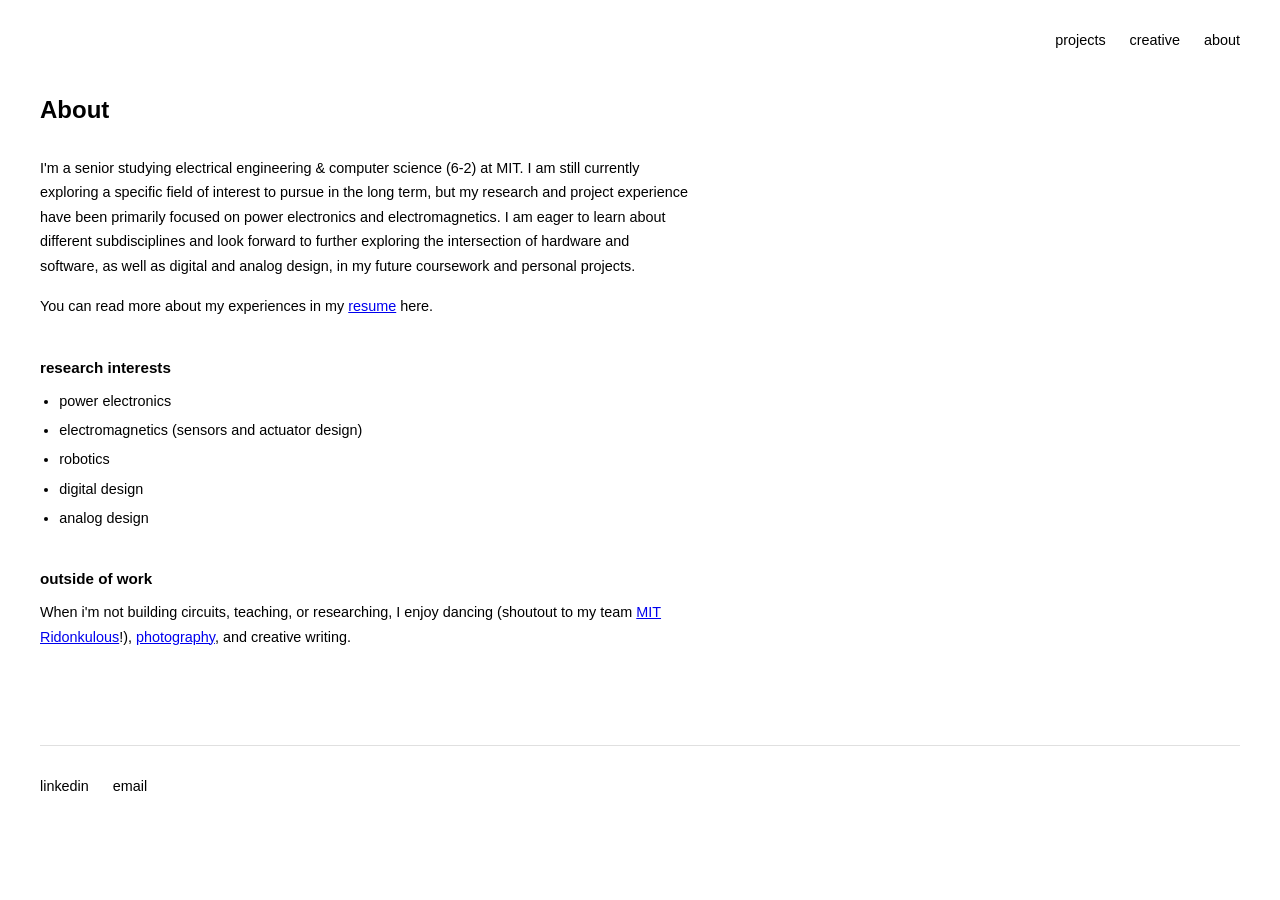
<file: about.html>
<!DOCTYPE html>
<html lang="en">
<head>
    <meta charset="UTF-8">
    <meta name="viewport" content="width=device-width, initial-scale=1.0">
    <title>About - Diana Wang</title>
    <style>
        * {
            margin: 0;
            padding: 0;
            box-sizing: border-box;
        }

        body {
            font-family: -apple-system, BlinkMacSystemFont, 'Segoe UI', sans-serif;
            color: #000;
            background: #fff;
            padding: 2rem;
        }

        .container {
            max-width: 1200px;
            margin: 0 auto;
        }

        header {
            margin-bottom: 3rem;
        }

        nav {
            display: flex;
            gap: 1.5rem;
            justify-content: flex-end;
            margin-bottom: 2rem;
        }

        nav a {
            color: #000;
            text-decoration: none;
            font-size: 0.9rem;
        }

        nav a:hover {
            text-decoration: underline;
        }

        .content {
            max-width: 650px;
        }

        h1 {
            font-size: 1.5rem;
            font-weight: 600;
            margin-bottom: 2rem;
        }

        .about-section {
            margin-bottom: 2.5rem;
        }

        .about-section h2 {
            font-size: 0.95rem;
            font-weight: 600;
            margin-bottom: 0.8rem;
        }

        .about-section p {
            font-size: 0.9rem;
            line-height: 1.7;
            color: #000;
            margin-bottom: 1rem;
        }

        .about-section ul {
            font-size: 0.9rem;
            line-height: 1.7;
            color: #000;
            margin-left: 1.2rem;
        }

        .about-section li {
            margin-bottom: 0.3rem;
        }

        footer {
            margin-top: 6rem;
            padding-top: 2rem;
            border-top: 1px solid #e0e0e0;
            display: flex;
            gap: 1.5rem;
        }

        footer a {
            color: #000;
            text-decoration: none;
            font-size: 0.9rem;
        }

        footer a:hover {
            text-decoration: underline;
        }

        @media (max-width: 768px) {
            body {
                padding: 1.5rem;
            }
        }
    </style>
</head>
<body>
    <div class="container">
        <header>
            <nav>
                <a href="index.html">projects</a>
                <a href="creative.html">creative</a>
                <a href="about.html">about</a>
            </nav>
        </header>

        <main class="content">
            <h1>About</h1>

            <div class="about-section">
                <p>
                    I'm a senior studying electrical engineering & computer science (6-2) at MIT. I am still currently exploring a specific field of interest to pursue in the long term, but my research and project experience have been primarily focused on power electronics and electromagnetics. I am eager to learn about different subdisciplines and look forward to further exploring the intersection of hardware and software, as well as digital and analog design, in my future coursework and personal projects.

                </p>

                <p>
                    You can read more about my experiences in my <a href="docs/resume.pdf">resume</a> here.
                </p>

            </div>

            <div class="about-section">
                <h2>research interests</h2>
                <ul>
                    <li>power electronics</li>
                    <li>electromagnetics (sensors and actuator design)</li>
                    <li>robotics</li>
                    <li>digital design</li>
                    <li>analog design</li>
                </ul>
            </div>

            <div class="about-section">
                <h2>outside of work</h2>
                <p>
                    When i'm not building circuits, teaching, or researching, I enjoy dancing (shoutout to my team
                    <a href="https://ridonk.vercel.app/">MIT Ridonkulous</a>!), <a href="https://jiameiwang.com/portfolio">photography</a>, and creative writing.
                </p>
            </div>
        </main>

        <footer>
            <a href="https://linkedin.com/in/d1anawang">linkedin</a>
            <!-- <a href="https://github.com/d1anaw">github</a> -->
            <a href="mailto:jiamei@mit.edu">email</a>
        </footer>
    </div>
</body>
</html>
</file>
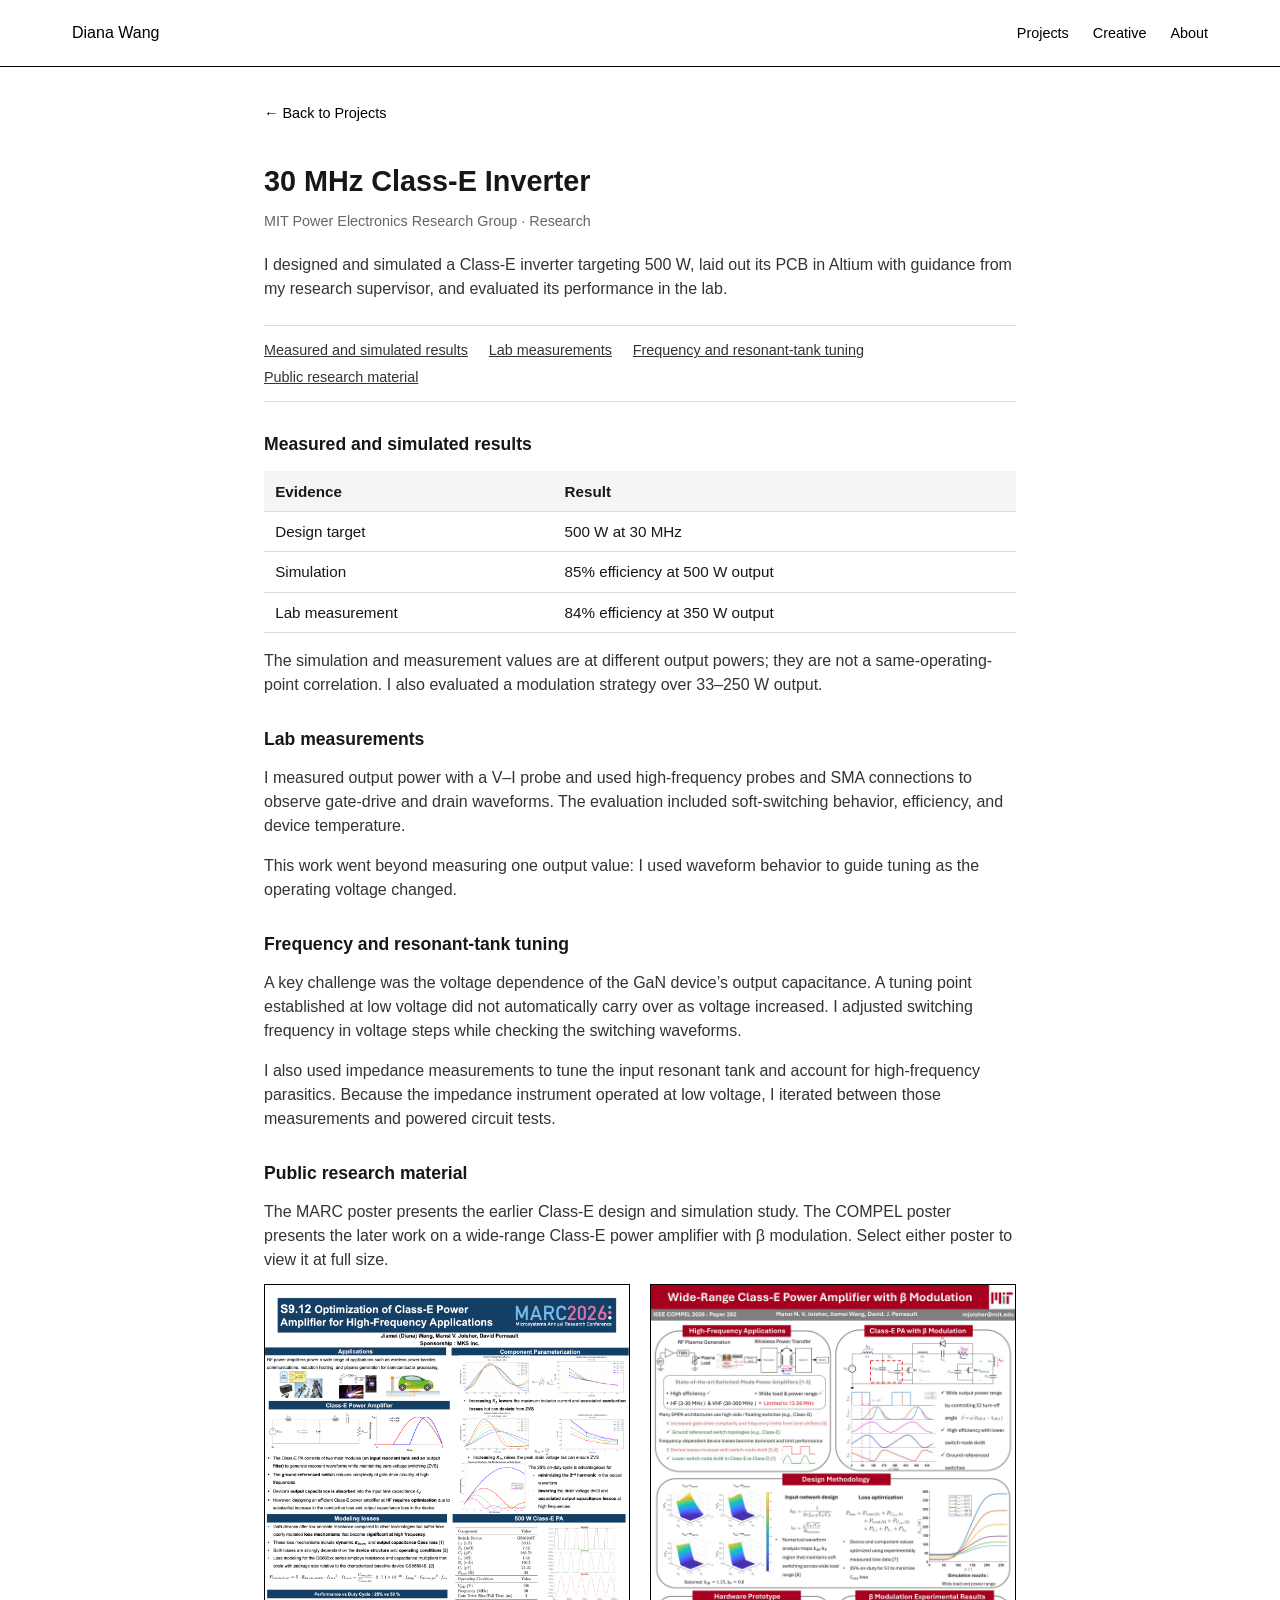
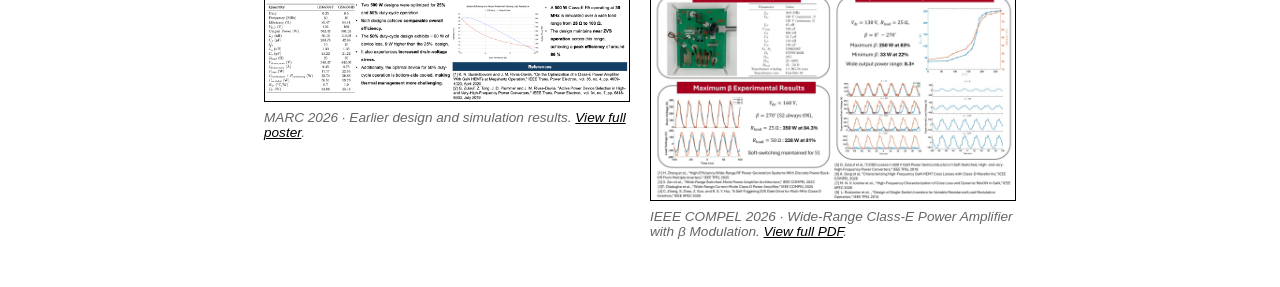
<file: projects/classE-inverter.html>
<!DOCTYPE html>
<html lang="en"><head><meta charset="UTF-8"><meta name="viewport" content="width=device-width, initial-scale=1.0">
<title>30 MHz Class-E Inverter — Diana Wang</title><meta name="description" content="I designed and simulated a Class-E inverter targeting 500 W, laid out its PCB in Altium with guidance from my research supervisor, and evaluated its performance in the lab."><link rel="stylesheet" href="case-study.css"></head>
<body><header><nav aria-label="Main"><a href="../index.html" class="logo">Diana Wang</a><div class="nav-links"><a href="../index.html">Projects</a><a href="../creative.html">Creative</a><a href="../about.html">About</a></div></nav></header>
<main class="project-detail"><a href="../index.html" class="back-link">← Back to Projects</a><h1>30 MHz Class-E Inverter</h1><p class="project-date">MIT Power Electronics Research Group · Research</p><div class="project-content"><p>I designed and simulated a Class-E inverter targeting 500 W, laid out its PCB in Altium with guidance from my research supervisor, and evaluated its performance in the lab.</p><div class="contents" aria-label="On this page"><a href="#results">Measured and simulated results</a><a href="#measurement">Lab measurements</a><a href="#tuning">Frequency and resonant-tank tuning</a><a href="#public-work">Public research material</a></div><section><h2 id="results">Measured and simulated results</h2><table><thead><tr><th>Evidence</th><th>Result</th></tr></thead><tbody><tr><td>Design target</td><td>500 W at 30 MHz</td></tr><tr><td>Simulation</td><td>85% efficiency at 500 W output</td></tr><tr><td>Lab measurement</td><td>84% efficiency at 350 W output</td></tr></tbody></table><p>The simulation and measurement values are at different output powers; they are not a same-operating-point correlation. I also evaluated a modulation strategy over 33–250 W output.</p></section><section><h2 id="measurement">Lab measurements</h2><p>I measured output power with a V–I probe and used high-frequency probes and SMA connections to observe gate-drive and drain waveforms. The evaluation included soft-switching behavior, efficiency, and device temperature.</p><p>This work went beyond measuring one output value: I used waveform behavior to guide tuning as the operating voltage changed.</p></section><section><h2 id="tuning">Frequency and resonant-tank tuning</h2><p>A key challenge was the voltage dependence of the GaN device’s output capacitance. A tuning point established at low voltage did not automatically carry over as voltage increased. I adjusted switching frequency in voltage steps while checking the switching waveforms.</p><p>I also used impedance measurements to tune the input resonant tank and account for high-frequency parasitics. Because the impedance instrument operated at low voltage, I iterated between those measurements and powered circuit tests.</p></section><section><h2 id="public-work">Public research material</h2><p>The MARC poster presents the earlier Class-E design and simulation study. The COMPEL poster presents the later work on a wide-range Class-E power amplifier with β modulation. Select either poster to view it at full size.</p>
<div class="poster-grid">
<figure><a href="../images/classE_marc.jpg"><img src="../images/classE_marc.jpg" alt="MARC 2026 poster presenting the earlier Class-E simulation results" loading="lazy"></a><figcaption>MARC 2026 · Earlier design and simulation results. <a href="../images/classE_marc.jpg">View full poster</a>.</figcaption></figure>
<figure><a href="../posters/COMPEL2026_portrait.pdf"><img src="../images/classE_compel2026.jpg" alt="COMPEL 2026 poster: Wide-Range Class-E Power Amplifier with beta Modulation, by Mansi N. V. Joisher, Jiamei Wang, and David J. Perreault" loading="lazy"></a><figcaption>IEEE COMPEL 2026 · Wide-Range Class-E Power Amplifier with β Modulation. <a href="../posters/COMPEL2026_portrait.pdf">View full PDF</a>.</figcaption></figure>
</div></section></div></main></body></html>
</file>
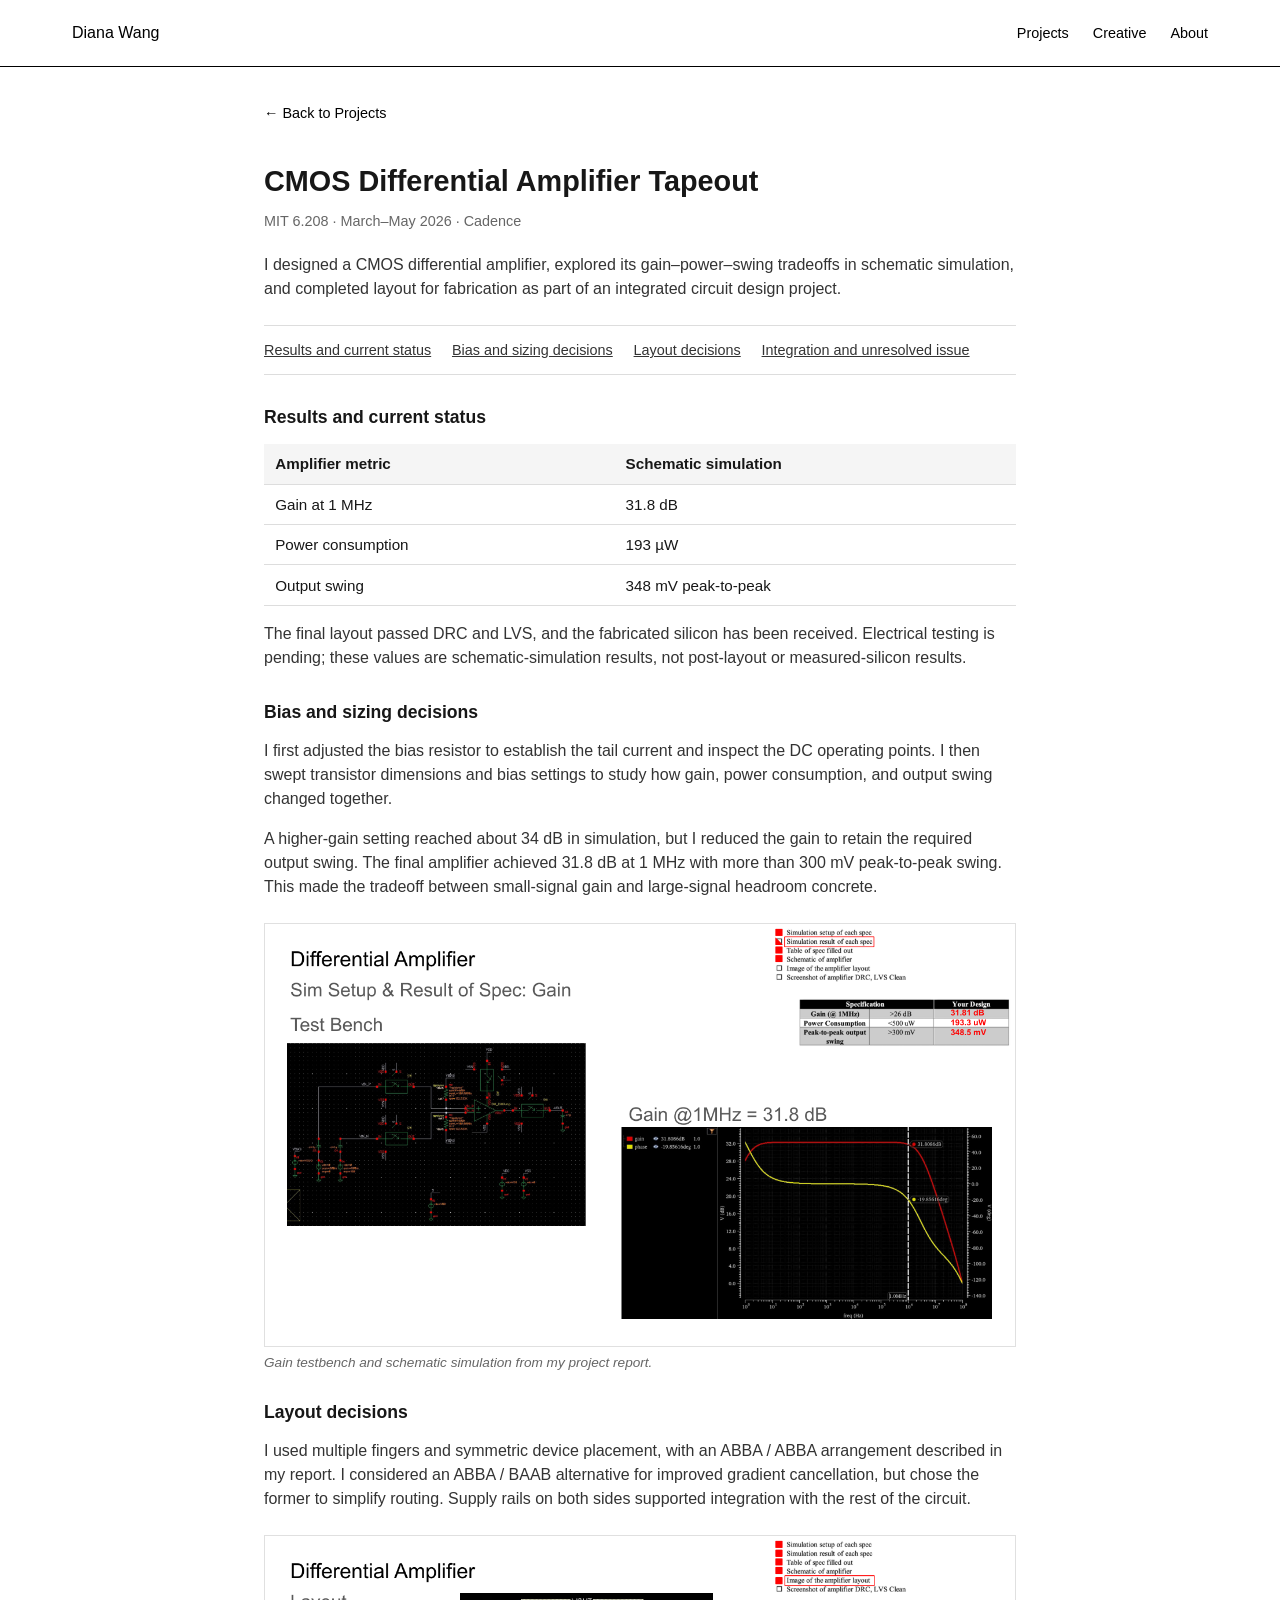
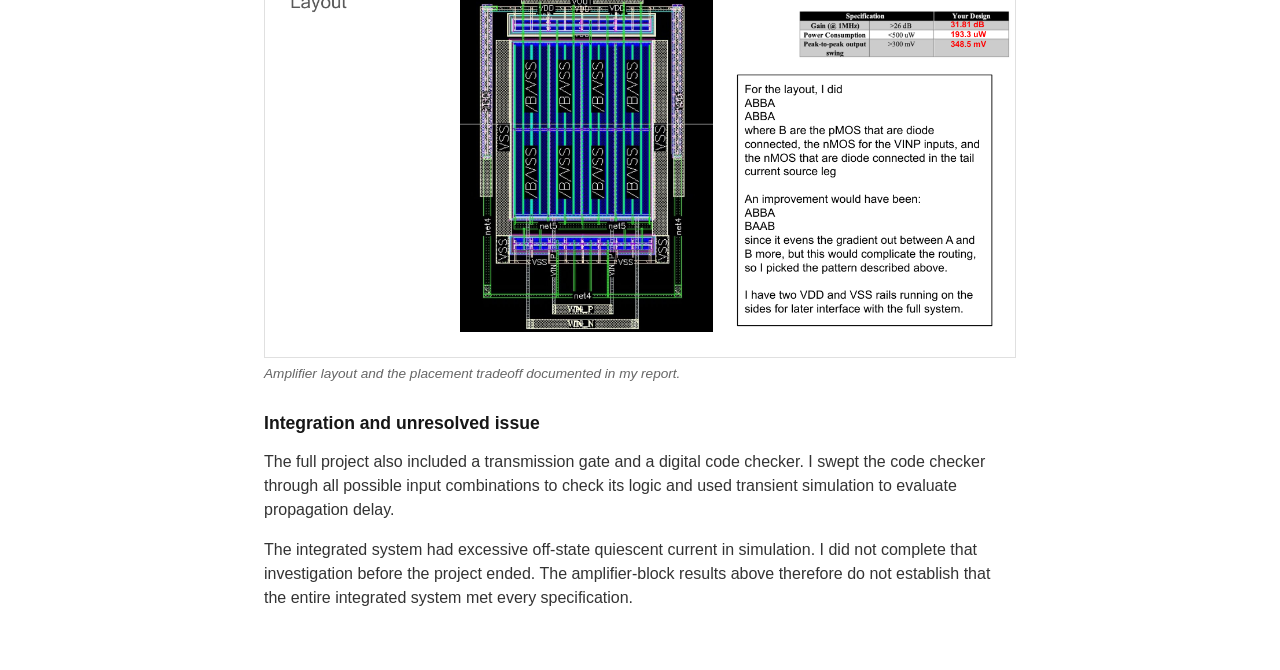
<file: projects/differential-amplifier.html>
<!DOCTYPE html>
<html lang="en"><head><meta charset="UTF-8"><meta name="viewport" content="width=device-width, initial-scale=1.0">
<title>CMOS Differential Amplifier Tapeout — Diana Wang</title><meta name="description" content="I designed a CMOS differential amplifier, explored its gain–power–swing tradeoffs in schematic simulation, and completed layout for fabrication as part of an integrated circuit design project."><link rel="stylesheet" href="case-study.css"></head>
<body><header><nav aria-label="Main"><a href="../index.html" class="logo">Diana Wang</a><div class="nav-links"><a href="../index.html">Projects</a><a href="../creative.html">Creative</a><a href="../about.html">About</a></div></nav></header>
<main class="project-detail"><a href="../index.html" class="back-link">← Back to Projects</a><h1>CMOS Differential Amplifier Tapeout</h1><p class="project-date">MIT 6.208 · March–May 2026 · Cadence</p><div class="project-content"><p>I designed a CMOS differential amplifier, explored its gain–power–swing tradeoffs in schematic simulation, and completed layout for fabrication as part of an integrated circuit design project.</p><div class="contents" aria-label="On this page"><a href="#results">Results and current status</a><a href="#design">Bias and sizing decisions</a><a href="#layout">Layout decisions</a><a href="#integration">Integration and unresolved issue</a></div><section><h2 id="results">Results and current status</h2><table><thead><tr><th>Amplifier metric</th><th>Schematic simulation</th></tr></thead><tbody><tr><td>Gain at 1 MHz</td><td>31.8 dB</td></tr><tr><td>Power consumption</td><td>193 µW</td></tr><tr><td>Output swing</td><td>348 mV peak-to-peak</td></tr></tbody></table><p>The final layout passed DRC and LVS, and the fabricated silicon has been received. Electrical testing is pending; these values are schematic-simulation results, not post-layout or measured-silicon results.</p></section><section><h2 id="design">Bias and sizing decisions</h2><p>I first adjusted the bias resistor to establish the tail current and inspect the DC operating points. I then swept transistor dimensions and bias settings to study how gain, power consumption, and output swing changed together.</p><p>A higher-gain setting reached about 34 dB in simulation, but I reduced the gain to retain the required output swing. The final amplifier achieved 31.8 dB at 1 MHz with more than 300 mV peak-to-peak swing. This made the tradeoff between small-signal gain and large-signal headroom concrete.</p><figure><img src="../images/amplifier/gain.png" alt="Project-report slide showing the amplifier gain testbench and simulated 31.8 dB gain at 1 MHz" loading="lazy"><figcaption>Gain testbench and schematic simulation from my project report.</figcaption></figure></section><section><h2 id="layout">Layout decisions</h2><p>I used multiple fingers and symmetric device placement, with an ABBA / ABBA arrangement described in my report. I considered an ABBA / BAAB alternative for improved gradient cancellation, but chose the former to simplify routing. Supply rails on both sides supported integration with the rest of the circuit.</p><figure><img src="../images/amplifier/layout.png" alt="Amplifier layout and report notes explaining the device-placement and routing tradeoff" loading="lazy"><figcaption>Amplifier layout and the placement tradeoff documented in my report.</figcaption></figure></section><section><h2 id="integration">Integration and unresolved issue</h2><p>The full project also included a transmission gate and a digital code checker. I swept the code checker through all possible input combinations to check its logic and used transient simulation to evaluate propagation delay.</p><p>The integrated system had excessive off-state quiescent current in simulation. I did not complete that investigation before the project ended. The amplifier-block results above therefore do not establish that the entire integrated system met every specification.</p></section></div></main></body></html>
</file>
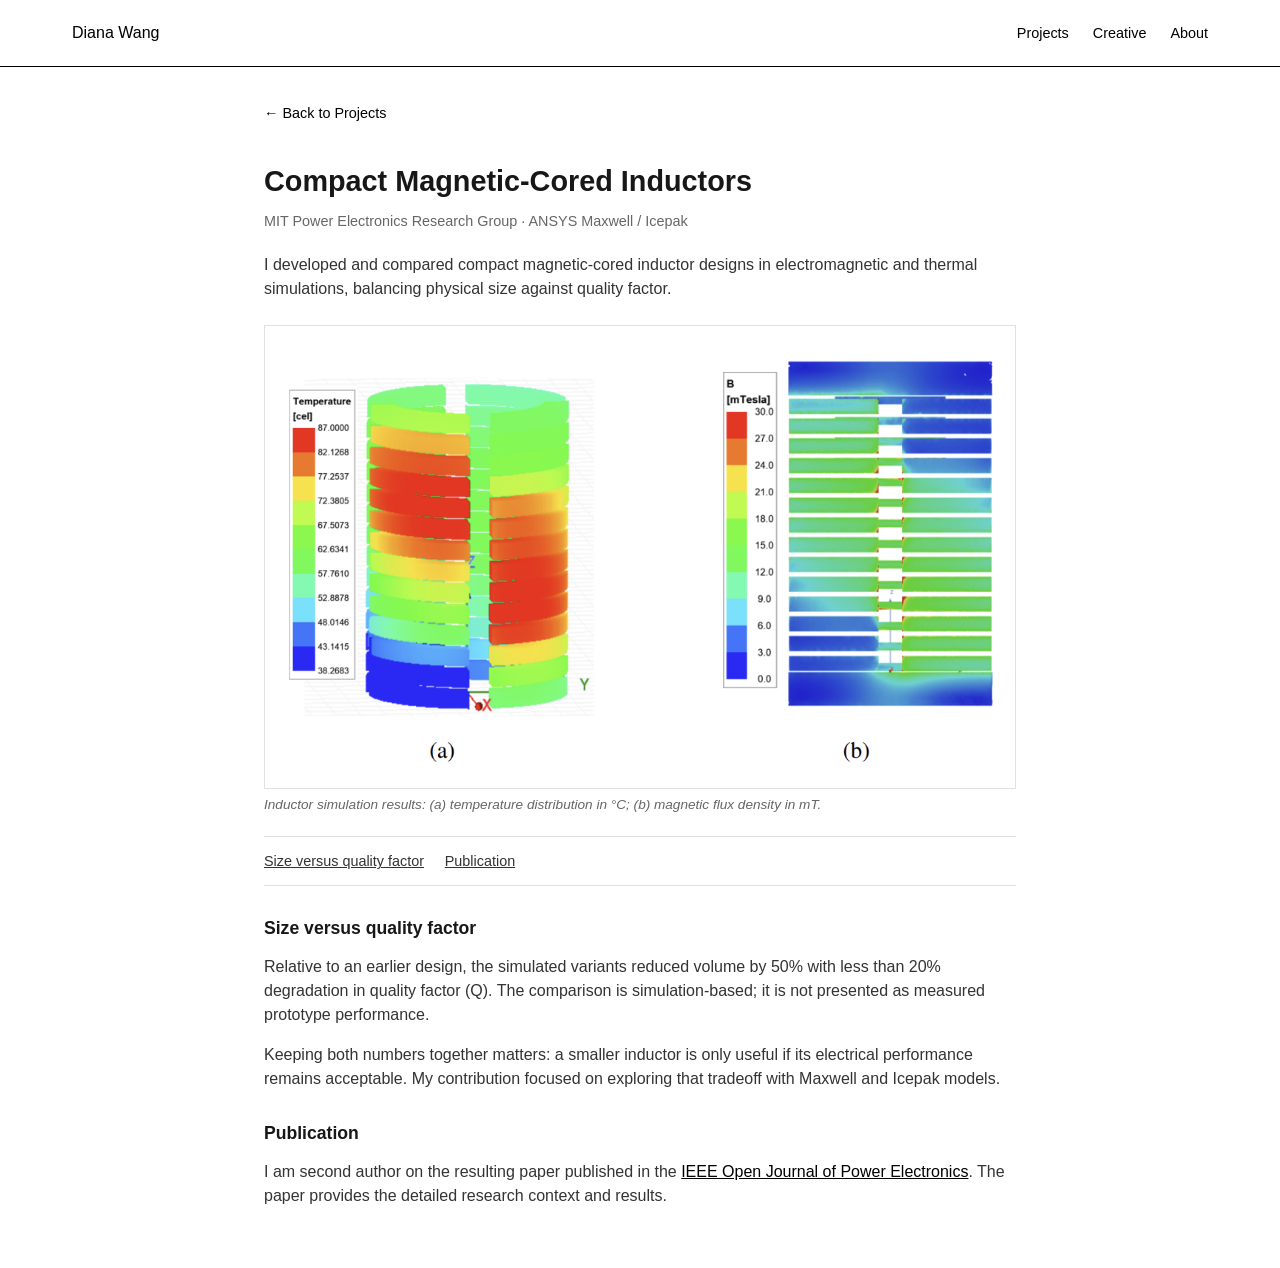
<file: projects/magnetic-inductors.html>
<!DOCTYPE html>
<html lang="en"><head><meta charset="UTF-8"><meta name="viewport" content="width=device-width, initial-scale=1.0">
<title>Compact Magnetic-Cored Inductors — Diana Wang</title><meta name="description" content="I developed and compared compact magnetic-cored inductor designs in electromagnetic and thermal simulations, balancing physical size against quality factor."><link rel="stylesheet" href="case-study.css"></head>
<body><header><nav aria-label="Main"><a href="../index.html" class="logo">Diana Wang</a><div class="nav-links"><a href="../index.html">Projects</a><a href="../creative.html">Creative</a><a href="../about.html">About</a></div></nav></header>
<main class="project-detail"><a href="../index.html" class="back-link">← Back to Projects</a><h1>Compact Magnetic-Cored Inductors</h1><p class="project-date">MIT Power Electronics Research Group · ANSYS Maxwell / Icepak</p><div class="project-content"><p>I developed and compared compact magnetic-cored inductor designs in electromagnetic and thermal simulations, balancing physical size against quality factor.</p><figure><a href="../images/inductor-simulations.png"><img src="../images/inductor-simulations.png" alt="Magnetic-cored inductor simulations: temperature distribution on the left and magnetic flux density on the right"></a><figcaption>Inductor simulation results: (a) temperature distribution in °C; (b) magnetic flux density in mT.</figcaption></figure><div class="contents" aria-label="On this page"><a href="#tradeoff">Size versus quality factor</a><a href="#publication">Publication</a></div><section><h2 id="tradeoff">Size versus quality factor</h2><p>Relative to an earlier design, the simulated variants reduced volume by 50% with less than 20% degradation in quality factor (Q). The comparison is simulation-based; it is not presented as measured prototype performance.</p><p>Keeping both numbers together matters: a smaller inductor is only useful if its electrical performance remains acceptable. My contribution focused on exploring that tradeoff with Maxwell and Icepak models.</p></section><section><h2 id="publication">Publication</h2><p>I am second author on the resulting paper published in the <a href="https://ieeexplore.ieee.org/document/11207142">IEEE Open Journal of Power Electronics</a>. The paper provides the detailed research context and results.</p></section></div></main></body></html>
</file>
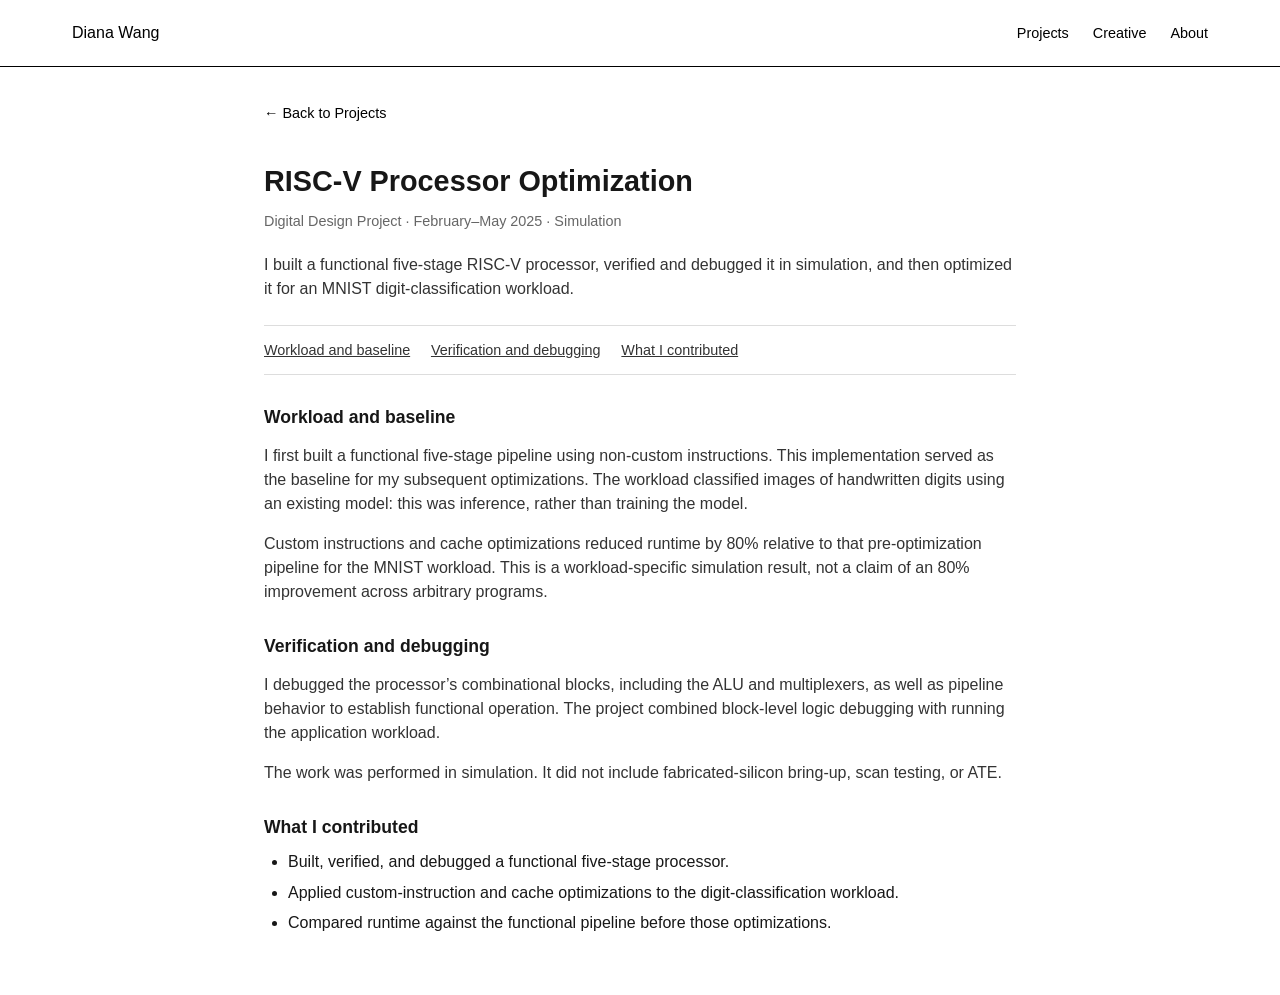
<file: projects/risc-v.html>
<!DOCTYPE html>
<html lang="en"><head><meta charset="UTF-8"><meta name="viewport" content="width=device-width, initial-scale=1.0">
<title>RISC-V Processor Optimization — Diana Wang</title><meta name="description" content="I built a functional five-stage RISC-V processor, verified and debugged it in simulation, and then optimized it for an MNIST digit-classification workload."><link rel="stylesheet" href="case-study.css"></head>
<body><header><nav aria-label="Main"><a href="../index.html" class="logo">Diana Wang</a><div class="nav-links"><a href="../index.html">Projects</a><a href="../creative.html">Creative</a><a href="../about.html">About</a></div></nav></header>
<main class="project-detail"><a href="../index.html" class="back-link">← Back to Projects</a><h1>RISC-V Processor Optimization</h1><p class="project-date">Digital Design Project · February–May 2025 · Simulation</p><div class="project-content"><p>I built a functional five-stage RISC-V processor, verified and debugged it in simulation, and then optimized it for an MNIST digit-classification workload.</p><div class="contents" aria-label="On this page"><a href="#baseline">Workload and baseline</a><a href="#verification">Verification and debugging</a><a href="#contribution">What I contributed</a></div><section><h2 id="baseline">Workload and baseline</h2><p>I first built a functional five-stage pipeline using non-custom instructions. This implementation served as the baseline for my subsequent optimizations. The workload classified images of handwritten digits using an existing model: this was inference, rather than training the model.</p><p>Custom instructions and cache optimizations reduced runtime by 80% relative to that pre-optimization pipeline for the MNIST workload. This is a workload-specific simulation result, not a claim of an 80% improvement across arbitrary programs.</p></section><section><h2 id="verification">Verification and debugging</h2><p>I debugged the processor’s combinational blocks, including the ALU and multiplexers, as well as pipeline behavior to establish functional operation. The project combined block-level logic debugging with running the application workload.</p><p>The work was performed in simulation. It did not include fabricated-silicon bring-up, scan testing, or ATE.</p></section><section><h2 id="contribution">What I contributed</h2><ul><li>Built, verified, and debugged a functional five-stage processor.</li><li>Applied custom-instruction and cache optimizations to the digit-classification workload.</li><li>Compared runtime against the functional pipeline before those optimizations.</li></ul></section></div></main></body></html>
</file>
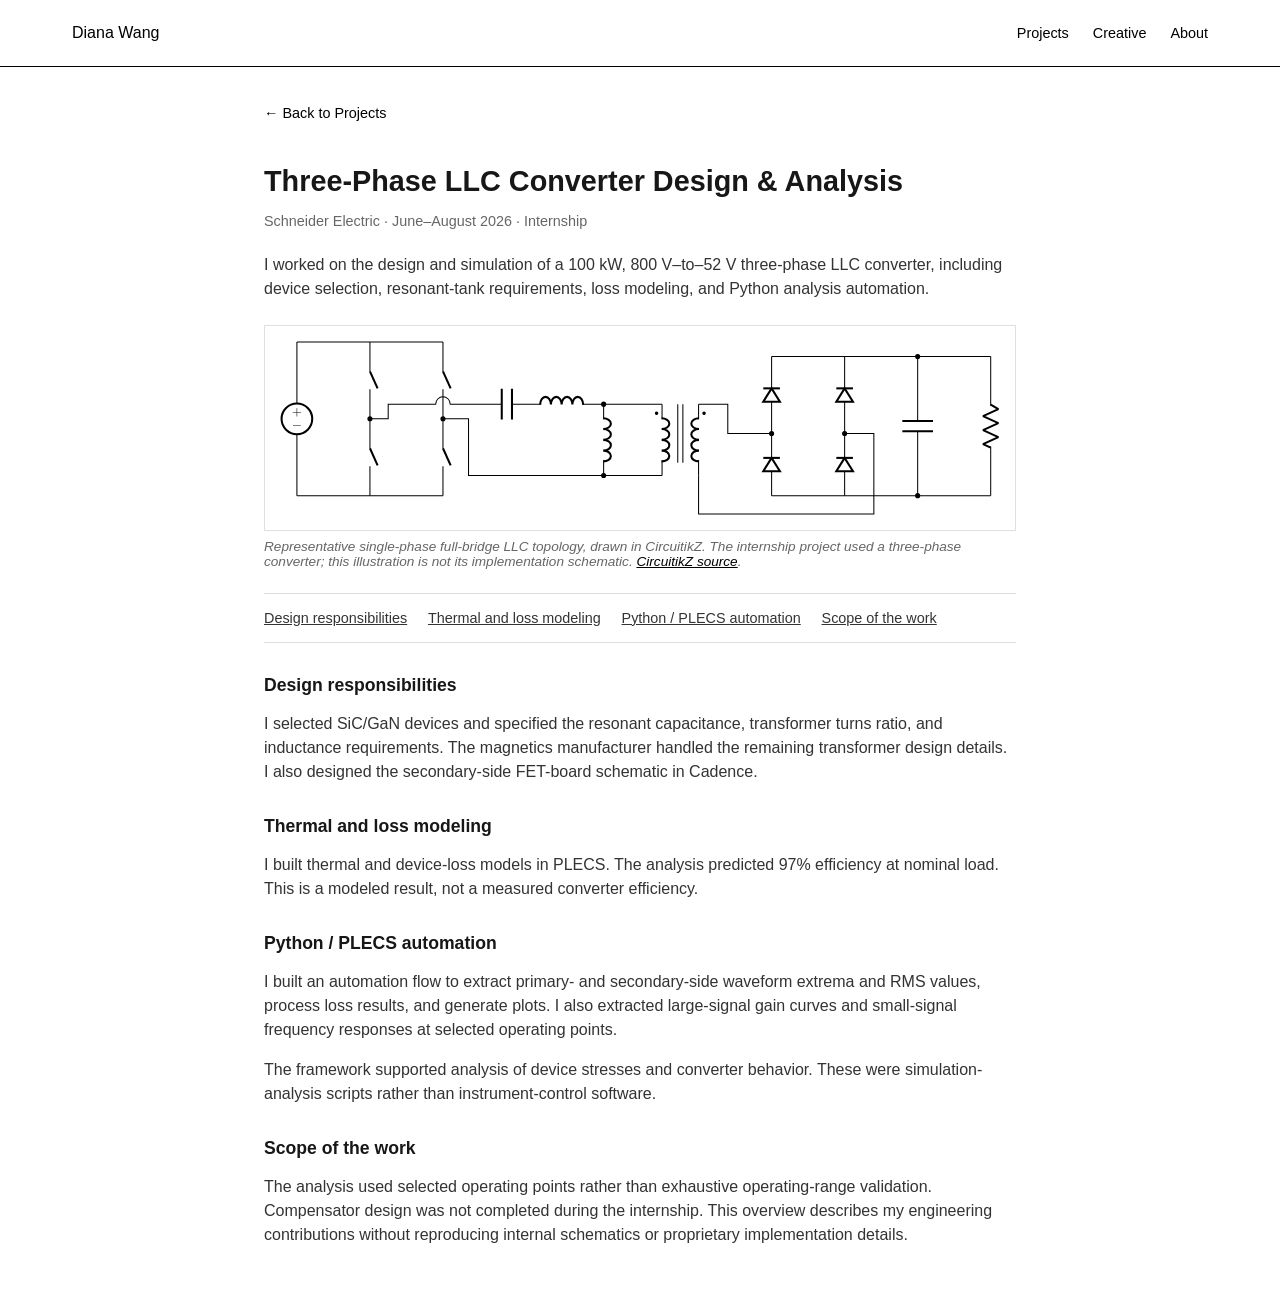
<file: projects/schneider-converter.html>
<!DOCTYPE html>
<html lang="en"><head><meta charset="UTF-8"><meta name="viewport" content="width=device-width, initial-scale=1.0">
<title>Three-Phase LLC Converter Design &amp; Analysis — Diana Wang</title><meta name="description" content="I worked on the design and simulation of a 100 kW, 800 V–to–52 V three-phase LLC converter, including device selection, resonant-tank requirements, loss modeling, and Python analysis automation."><link rel="stylesheet" href="case-study.css"></head>
<body><header><nav aria-label="Main"><a href="../index.html" class="logo">Diana Wang</a><div class="nav-links"><a href="../index.html">Projects</a><a href="../creative.html">Creative</a><a href="../about.html">About</a></div></nav></header>
<main class="project-detail"><a href="../index.html" class="back-link">← Back to Projects</a><h1>Three-Phase LLC Converter Design &amp; Analysis</h1><p class="project-date">Schneider Electric · June–August 2026 · Internship</p><div class="project-content"><p>I worked on the design and simulation of a 100 kW, 800 V–to–52 V three-phase LLC converter, including device selection, resonant-tank requirements, loss modeling, and Python analysis automation.</p><figure><a href="../images/circuits/full-bridge-llc.svg"><img src="../images/circuits/full-bridge-llc.svg" alt="Representative single-phase full-bridge LLC with series resonant capacitor and inductor, magnetizing inductance, transformer, and output rectifier"></a><figcaption>Representative single-phase full-bridge LLC topology, drawn in CircuitikZ. The internship project used a three-phase converter; this illustration is not its implementation schematic. <a href="../images/circuits/full-bridge-llc.tex">CircuitikZ source</a>.</figcaption></figure><div class="contents" aria-label="On this page"><a href="#ownership">Design responsibilities</a><a href="#models">Thermal and loss modeling</a><a href="#automation">Python / PLECS automation</a><a href="#scope">Scope of the work</a></div><section><h2 id="ownership">Design responsibilities</h2><p>I selected SiC/GaN devices and specified the resonant capacitance, transformer turns ratio, and inductance requirements. The magnetics manufacturer handled the remaining transformer design details. I also designed the secondary-side FET-board schematic in Cadence.</p></section><section><h2 id="models">Thermal and loss modeling</h2><p>I built thermal and device-loss models in PLECS. The analysis predicted 97% efficiency at nominal load. This is a modeled result, not a measured converter efficiency.</p></section><section><h2 id="automation">Python / PLECS automation</h2><p>I built an automation flow to extract primary- and secondary-side waveform extrema and RMS values, process loss results, and generate plots. I also extracted large-signal gain curves and small-signal frequency responses at selected operating points.</p><p>The framework supported analysis of device stresses and converter behavior. These were simulation-analysis scripts rather than instrument-control software.</p></section><section><h2 id="scope">Scope of the work</h2><p>The analysis used selected operating points rather than exhaustive operating-range validation. Compensator design was not completed during the internship. This overview describes my engineering contributions without reproducing internal schematics or proprietary implementation details.</p></section></div></main></body></html>
</file>
<file: projects/case-study.css>
body {
            font-family: 'Calibri', -apple-system, BlinkMacSystemFont, 'Segoe UI', sans-serif;
            font-size: 16px;
            padding-top: 80px;
        }

        /* ── Navigation ── */
        header {
            position: fixed;
            top: 0;
            left: 0;
            right: 0;
            background: #fff;
            border-bottom: 1px solid #000;
            z-index: 1000;
        }

        nav {
            max-width: 1200px;
            margin: 0 auto;
            padding: 1.5rem 2rem;
            display: flex;
            justify-content: space-between;
            align-items: center;
        }

        .logo {
            font-size: 1rem;
            font-weight: 500;
            color: #000;
            text-decoration: none;
        }

        .nav-links {
            display: flex;
            gap: 1.5rem;
        }

        .nav-links a {
            color: #000;
            text-decoration: none;
            font-size: 0.9rem;
        }

        .nav-links a:hover {
            text-decoration: underline;
        }

        /* ── Outline Sidebar ── */
        .outline-sidebar {
            position: fixed;
            left: 1.5rem;
            top: 50%;
            transform: translateY(-50%);
            z-index: 100;
        }

        .outline-toggle {
            width: 40px;
            height: 40px;
            border: 1px solid #000;
            background: #fff;
            display: flex;
            flex-direction: column;
            justify-content: center;
            align-items: center;
            gap: 3px;
            cursor: pointer;
            transition: background 0.2s ease;
            position: relative;
            z-index: 2;
        }

        .outline-toggle:hover {
            background: #f5f5f5;
        }

        .outline-toggle span {
            width: 16px;
            height: 2px;
            background: #000;
            display: block;
        }

        .outline-toggle::after {
            content: '';
            position: absolute;
            left: 40px;
            top: 0;
            width: 15px;
            height: 100%;
            background: transparent;
        }

        .outline-content {
            position: absolute;
            left: 50px;
            top: 0;
            background: #fff;
            border: 1px solid #000;
            padding: 1.25rem;
            min-width: 220px;
            opacity: 0;
            pointer-events: none;
            transition: opacity 0.15s ease;
            z-index: 1;
        }

        .outline-sidebar:hover .outline-content,
        .outline-content:hover,
        .outline-toggle:hover ~ .outline-content {
            opacity: 1;
            pointer-events: auto;
        }

        .outline-content h3 {
            font-size: 0.75rem;
            text-transform: uppercase;
            letter-spacing: 0.05em;
            margin-bottom: 0.75rem;
            font-weight: 600;
            color: #000;
        }

        .outline-content ul {
            list-style: none;
            padding: 0;
            margin: 0;
        }

        .outline-content li {
            margin-bottom: 0.4rem;
        }

        .outline-content a {
            color: #000;
            text-decoration: none;
            font-size: 0.85rem;
            display: block;
            padding: 0.2rem 0;
        }

        .outline-content a:hover {
            text-decoration: underline;
        }

        /* ── Main Content ── */
        .project-detail {
            max-width: 800px;
            margin: 0 auto;
            padding: 1.5rem 1.5rem 3rem;
        }

        .back-link {
            display: inline-block;
            margin-bottom: 1.5rem;
            color: #000;
            text-decoration: none;
            font-size: 0.9rem;
        }

        .back-link:hover {
            text-decoration: underline;
        }

        .project-detail h1 {
            font-size: 1.8rem;
            font-weight: 600;
            margin-bottom: 0.25rem;
            line-height: 1.2;
        }

        .project-date {
            font-size: 0.9rem;
            color: #666;
            margin-bottom: 1.5rem;
        }

        .project-content h2 {
            font-size: 1.1rem;
            font-weight: 600;
            margin-top: 2rem;
            margin-bottom: 0.75rem;
        }

        .project-content h3 {
            font-size: 1rem;
            font-weight: 600;
            margin-top: 1.5rem;
            margin-bottom: 0.5rem;
        }

        .project-content p {
            line-height: 1.5;
            margin-bottom: 0.75rem;
            color: #333;
        }

        .project-content ul,
        .project-content ol {
            margin: 0.75rem 0;
            padding-left: 1.5rem;
        }

        .project-content li {
            margin-bottom: 0.4rem;
            line-height: 1.5;
        }

        .project-content ol li {
            margin-bottom: 0.75rem;
        }

        /* ── Figures & Media ── */
        .project-content figure {
            margin: 1.5rem 0;
        }

        .project-content figure img {
            width: 100%;
            max-width: 100%;
            height: auto;
            display: block;
            border: 1px solid #e0e0e0;
        }

        .project-content figure.small img  { width: 40%; max-width: 40%; }
        .project-content figure.medium img { width: 50%; max-width: 50%; }

        .project-content figure.inline {
            display: inline-block;
            width: 30%;
            margin: 1rem 0.5rem;
            vertical-align: top;
        }

        .project-content figcaption {
            font-size: 0.85rem;
            color: #666;
            margin-top: 0.5rem;
            font-style: italic;
        }

        .project-content video {
            width: 100%;
            max-width: 640px;
            height: auto;
            display: block;
            margin: 1.5rem 0;
            border: 1px solid #e0e0e0;
        }

        /* ── Math & Links ── */
        .equation {
            display: block;
            overflow-x: auto;
            padding: 0.75rem 0;
            text-align: center;
            font-size: 1rem;
        }

        .inline-math { font-style: normal; }

        .project-content a        { color: #000; text-decoration: underline; }
        .project-content a:hover  { color: #666; }
        .project-content sup      { font-size: 0.8rem; color: #666; }

        /* ── Note Box ── */
        .note-box {
            background: #f5f5f5;
            border-left: 2px solid #000;
            padding: 1rem;
            margin: 1.5rem 0;
            font-size: 0.9rem;
        }

        /* ── MathJax ── */
        mjx-container { font-family: 'Latin Modern Math', 'STIX Two Math', 'Times New Roman', serif !important; }
        mjx-math { font-size: 1.05em !important; }

        /* ── Responsive ── */
        @media (max-width: 768px) {
            nav { padding: 1.5rem 1rem; }
            .outline-sidebar { left: 1rem; }
            .project-detail { padding: 1.5rem 1rem 2.5rem; }
            .project-detail h1 { font-size: 1.4rem; }

            .project-content figure.small img,
            .project-content figure.medium img { width: 100%; max-width: 100%; }
            .project-content figure.inline { width: 100%; display: block; }
        }
    
* { box-sizing: border-box; } body { margin: 0; color: #171717; background: #fff; }
.project-content table { width:100%; border-collapse:collapse; margin:1rem 0; font-size:.95rem; }
.project-content th,.project-content td { text-align:left; vertical-align:top; padding:.7rem; border-bottom:1px solid #ddd; }
.project-content th { background:#f5f5f5; } .project-content img { max-width:100%; }
.contents { border-block:1px solid #ddd; padding:1rem 0; margin:1.5rem 0; display:flex; flex-wrap:wrap; gap:.7rem 1.3rem; }
.contents a { color:#333; font-size:.9rem; } h2[id] { scroll-margin-top:100px; }
a:focus-visible { outline:2px solid #222; outline-offset:4px; }
@media(max-width:500px) { nav { gap:1rem; } .nav-links { gap:.8rem; } .project-content th,.project-content td { padding:.5rem; } }

/* Research posters: two columns on desktop, full-width on narrow screens. */
.poster-grid { display: grid; grid-template-columns: repeat(2, minmax(0, 1fr)); gap: 1.25rem; align-items: start; }
.project-content .poster-grid figure { margin: 0; min-width: 0; }
.project-content .poster-grid img { width: 100%; height: auto; object-fit: contain; border: 1px solid #000; }
@media (max-width: 600px) { .poster-grid { grid-template-columns: 1fr; } }
</file>
